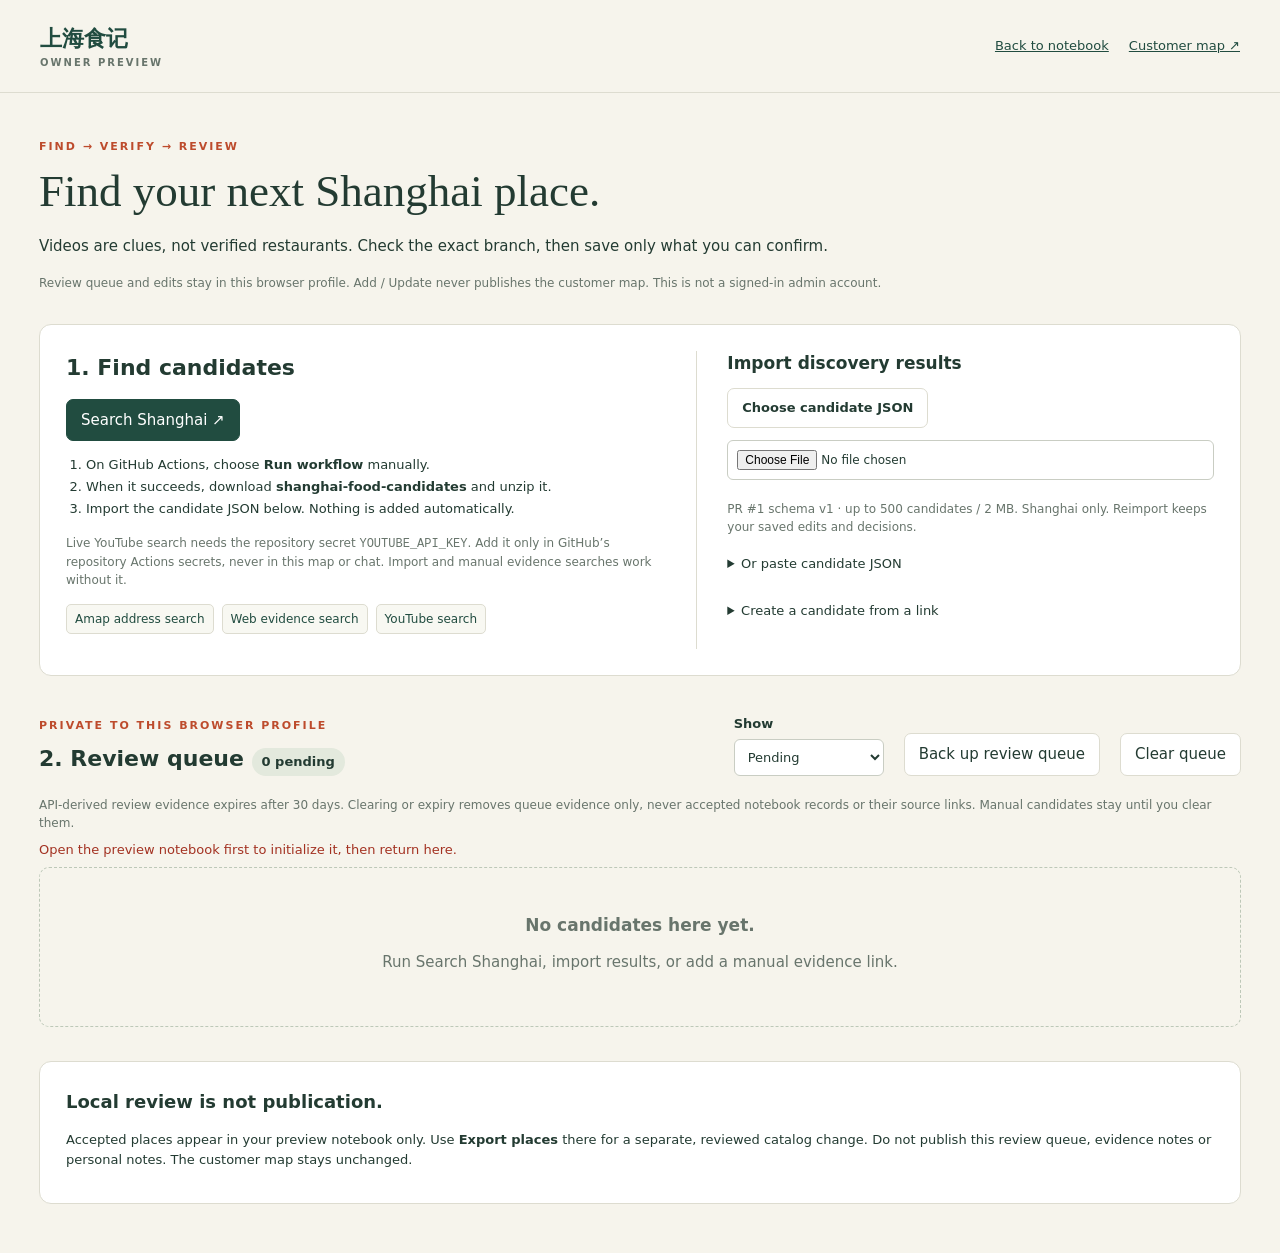
<file: preview/candidates.html>
<!doctype html><html lang="en"><head><meta charset="utf-8"><meta name="viewport" content="width=device-width,initial-scale=1"><meta name="robots" content="noindex,nofollow"><meta name="theme-color" content="#214c40"><title>Find candidates · ShanghaiMap owner preview</title><link rel="stylesheet" href="candidates.css"></head><body>
<header><a class="brand" href="notebook.html">上海食记 <small>OWNER PREVIEW</small></a><nav><a href="notebook.html">Back to notebook</a><a href="./">Customer map ↗</a></nav></header>
<main><section class="intro"><p class="eyebrow">FIND → VERIFY → REVIEW</p><h1>Find your next Shanghai place.</h1><p>Videos are clues, not verified restaurants. Check the exact branch, then save only what you can confirm.</p><p class="privacy">Review queue and edits stay in this browser profile. Add / Update never publishes the customer map. This is not a signed-in admin account.</p></section>
<section class="discovery panel" aria-labelledby="findTitle"><div><h2 id="findTitle">1. Find candidates</h2><a class="button primary" id="searchShanghai" href="https://github.com/BioXAGI/ShanghaiMap/actions/workflows/shanghaimap-preview-discovery.yml" target="_blank" rel="noopener noreferrer">Search Shanghai ↗</a><ol><li>On GitHub Actions, choose <strong>Run workflow</strong> manually.</li><li>When it succeeds, download <strong>shanghai-food-candidates</strong> and unzip it.</li><li>Import the candidate JSON below. Nothing is added automatically.</li></ol><p class="help">Live YouTube search needs the repository secret <code>YOUTUBE_API_KEY</code>. Add it only in GitHub’s repository Actions secrets, never in this map or chat. Import and manual evidence searches work without it.</p><div class="manual-links" id="manualSearch"></div></div><div class="import-area"><h3>Import discovery results</h3><label class="button" for="candidateFile">Choose candidate JSON</label><input id="candidateFile" type="file" accept=".json,application/json"><p class="help">PR #1 schema v1 · up to 500 candidates / 2 MB. Shanghai only. Reimport keeps your saved edits and decisions.</p><details><summary>Or paste candidate JSON</summary><label for="candidateText">JSON, not API credentials</label><textarea id="candidateText" rows="5" maxlength="2000000" placeholder='{"schema_version":1,"mode":"live","candidates":[]}'></textarea><button id="importText" type="button">Import pasted JSON</button></details><details><summary>Create a candidate from a link</summary><form id="manualForm"><label>Evidence URL *<input id="manualUrl" type="url" required maxlength="2000" placeholder="YouTube, TikTok or HTTPS web evidence"></label><label>Restaurant name (optional)<input id="manualName" maxlength="120" placeholder="Leave blank until verified"></label><button type="submit">Add to private review queue</button><p class="help">Adds a clue only, not a restaurant. Review the branch before accepting it.</p></form></details><p id="importStatus" role="status"></p></div></section>
<section class="queue-section" aria-labelledby="queueTitle"><div class="queue-heading"><div><p class="eyebrow">PRIVATE TO THIS BROWSER PROFILE</p><h2 id="queueTitle">2. Review queue <span id="queueCount">0</span></h2></div><label>Show<select id="queueFilter"><option value="pending">Pending</option><option value="all">All decisions</option><option value="added">Added</option><option value="updated">Updated</option><option value="skipped">Skipped</option></select></label><button id="exportQueue" type="button">Back up review queue</button><button id="clearQueue" type="button">Clear queue</button></div><p class="help">API-derived review evidence expires after 30 days. Clearing or expiry removes queue evidence only, never accepted notebook records or their source links. Manual candidates stay until you clear them.</p><p id="storageStatus" role="status"></p><div id="queue" class="queue"></div></section>
<section class="panel publishing"><h2>Local review is not publication.</h2><p>Accepted places appear in your preview notebook only. Use <strong>Export places</strong> there for a separate, reviewed catalog change. Do not publish this review queue, evidence notes or personal notes. The customer map stays unchanged.</p></section></main>
<dialog id="reviewDialog" aria-labelledby="reviewTitle"><form id="reviewForm"><div class="dialog-head"><div><p class="eyebrow">OWNER REVIEW</p><h2 id="reviewTitle">Review candidate</h2></div><button id="closeReview" type="button" aria-label="Close review">✕</button></div><div class="dialog-body"><p id="syntheticWarning" class="warning" hidden>Dry-run / synthetic evidence. For testing only. Add and Update are disabled.</p><section class="evidence"><h3>Evidence, not a restaurant identity</h3><h4 id="evidenceTitle"></h4><p id="evidenceMeta" class="help"></p><p id="evidenceExcerpt"></p><div id="evidenceLinks" class="manual-links"></div><p class="help">Search links below are verification tools, not evidence that a branch exists.</p><div id="branchSearch" class="manual-links"></div></section>
<label>Existing restaurant match<select id="matchSelect"><option value="">Add a new place (no match selected)</option></select></label><p id="matchHint" class="help"></p>
<div class="fields"><label>Restaurant name *<input name="name" required maxlength="120"></label><label>Branch / 店名分店<input name="branch" maxlength="120" placeholder="e.g. 黄河路店"></label><label class="wide">Branch address *<input name="address" required maxlength="240"></label><label class="wide">Short description<textarea name="description" rows="2" maxlength="1000"></textarea></label><label>District<input name="district" maxlength="80"></label><label>Cuisine<input name="cuisine" maxlength="80"></label><label class="wide">Food highlights (one per line)<textarea name="dishes" rows="3" maxlength="4000"></textarea></label><label class="wide">Confirmed YouTube video (optional)<input name="videoUrl" type="url" maxlength="2000"></label><label>Start time (optional)<input name="videoTime" maxlength="12" placeholder="mm:ss"></label><label class="wide">Confirmed TikTok video (optional)<input name="tiktokUrl" type="url" maxlength="2000"></label><label>Latitude (WGS84, optional)<input name="lat" type="number" step="any" min="-90" max="90"></label><label>Longitude (WGS84, optional)<input name="lng" type="number" step="any" min="-180" max="180"></label></div>
<p class="help">Leave missing fields or video sources blank. A video title is never used as the restaurant name. Coordinates from Chinese map services may require conversion.</p><h3>Before / after</h3><div id="comparison" class="comparison"></div><label class="confirmation"><input id="confirmed" type="checkbox"> I checked the exact branch/address and any retained video association. Save these changes only to my local preview notebook.</label><p id="reviewError" role="alert"></p></div><div class="dialog-foot"><button id="skipCandidate" type="button">Skip candidate</button><button id="saveDraft" type="button">Save draft & close</button><button id="applyCandidate" class="primary" type="submit">Add to local notebook</button></div></form></dialog><div id="notice" role="status" aria-live="polite"></div><script src="sources.js"></script><script src="candidates-core.js"></script><script src="candidates.js"></script></body></html>
</file>
<file: preview/candidates.css>
:root{--ink:#233b32;--muted:#68756c;--green:#214c40;--paper:#f6f4ec;--line:#dddcd0;--orange:#bd4b2c}*{box-sizing:border-box}body{margin:0;background:var(--paper);color:var(--ink);font:15px/1.5 system-ui,sans-serif}button,input,textarea,select{font:inherit}button,a,input,textarea,select{outline-offset:3px}button,a.button{cursor:pointer}a{color:var(--green);overflow-wrap:anywhere}button,.button{display:inline-block;border:1px solid var(--line);border-radius:7px;padding:9px 14px;background:white;color:var(--ink);text-decoration:none}button:hover,.button:hover{background:#edeee7}.primary{background:var(--green)!important;color:white!important;border-color:var(--green)}button:disabled{opacity:.45;cursor:not-allowed}header{padding:22px max(24px,calc((100vw - 1200px)/2));border-bottom:1px solid var(--line);display:flex;justify-content:space-between;gap:20px}.brand{font-size:22px;font-weight:750;text-decoration:none}.brand small{display:block;font-size:10px;letter-spacing:2px;color:var(--muted)}nav{display:flex;gap:20px;align-items:center;font-size:13px}main{max-width:1250px;margin:auto;padding:0 24px 50px}.intro{max-width:850px;padding:38px 0 24px}.eyebrow{font-size:11px;letter-spacing:2px;color:var(--orange);font-weight:750}h1{font:500 clamp(32px,4vw,45px)/1.15 Georgia,serif;margin:10px 0 18px}h2{font-size:22px;margin:0 0 15px}h3{font-size:17px;margin:0 0 12px}h4{font-size:16px;margin:8px 0}p{margin:8px 0}.privacy,.help{font-size:12px;color:var(--muted)}.privacy{padding-top:8px}.panel{background:white;border:1px solid var(--line);border-radius:12px;padding:26px}.discovery{display:grid;grid-template-columns:1.15fr 1fr;gap:35px}.discovery ol{padding-left:20px;font-size:13px;line-height:1.7}.manual-links{display:flex;flex-wrap:wrap;gap:8px;margin:15px 0}.manual-links a{font-size:12px;padding:5px 8px;border:1px solid var(--line);border-radius:5px;background:#f8f8f2;text-decoration:none}.import-area{border-left:1px solid var(--line);padding-left:30px}input,textarea,select{width:100%;border:1px solid #c9cdc3;border-radius:6px;padding:9px;color:var(--ink);background:white}label{display:block;font-size:13px;font-weight:600}label input,label textarea,label select{margin-top:5px;font-weight:400}input[type=file]{font-size:12px;margin:12px 0}details{margin-top:18px}summary{cursor:pointer;font-size:13px;margin-bottom:10px}textarea{resize:vertical}.queue-section{margin:34px 0}.queue-heading{display:flex;align-items:end;gap:20px;flex-wrap:wrap;margin-bottom:20px}.queue-heading>div{margin-right:auto}.queue-heading h2{margin:0}.queue-heading h2 span{display:inline-block;font-size:13px;background:#e3e9dd;border-radius:20px;padding:4px 10px}.queue-heading label{width:150px}.queue{display:grid;grid-template-columns:repeat(3,minmax(0,1fr));gap:16px}.candidate{background:white;border:1px solid var(--line);border-radius:10px;padding:20px;min-width:0}.candidate h3{overflow-wrap:anywhere;margin:12px 0}.candidate .title{font-size:13px;color:var(--muted);overflow-wrap:anywhere}.candidate p{font-size:12px}.candidate button{margin-top:12px;width:100%}.tag{display:inline-block;font-size:10px;font-weight:750;text-transform:uppercase;letter-spacing:.6px;background:#eaf0e3;padding:3px 6px;border-radius:4px}.tag.synthetic,.warning{background:#fff1d8;color:#8b4b13}.empty{grid-column:1/-1;text-align:center;border:1px dashed #bdc8b8;border-radius:10px;padding:45px 20px;color:var(--muted)}.publishing{font-size:13px}.publishing h2{font-size:18px}dialog{width:min(1000px,95vw);max-height:94vh;padding:0;border:1px solid var(--line);border-radius:12px;color:var(--ink);background:var(--paper)}dialog::backdrop{background:#152d2766;backdrop-filter:blur(3px)}.dialog-head,.dialog-foot{padding:18px 24px;display:flex;justify-content:space-between;gap:12px;align-items:center;border-bottom:1px solid var(--line)}.dialog-head h2{margin:0}.dialog-head .eyebrow{margin:0 0 4px}.dialog-body{padding:20px 24px}.dialog-foot{border-bottom:0;border-top:1px solid var(--line);justify-content:flex-end;position:sticky;bottom:0;background:var(--paper);flex-wrap:wrap}.dialog-foot button:first-child{margin-right:auto}.evidence{background:white;border-radius:8px;padding:18px;margin-bottom:22px;border:1px solid var(--line)}#evidenceExcerpt{font-size:13px;white-space:pre-wrap;overflow-wrap:anywhere}.warning{padding:12px;border-radius:7px;margin-bottom:15px}.fields{display:grid;grid-template-columns:1fr 1fr;gap:15px;margin:20px 0}.wide{grid-column:1/-1}.comparison{border:1px solid var(--line);border-radius:8px;overflow:hidden;background:white;margin:15px 0 20px}.compare-row{display:grid;grid-template-columns:135px 1fr 1fr;border-top:1px solid var(--line)}.compare-row:first-child{border:0;background:#ebeee5;font-weight:700}.compare-row>div{padding:9px 12px;font-size:12px;overflow-wrap:anywhere;white-space:pre-wrap}.compare-row.changed{background:#fff8e9}.confirmation{display:flex;gap:10px;font-size:13px;align-items:flex-start}.confirmation input{width:auto;margin-top:4px}#reviewError,#storageStatus{color:#a33222;font-size:13px}#notice{position:fixed;left:50%;bottom:20px;transform:translateX(-50%);padding:12px 20px;background:var(--green);color:white;max-width:90vw;border-radius:8px;z-index:5}#notice:empty{display:none}[hidden]{display:none!important}@media(max-width:850px){.discovery{grid-template-columns:1fr;gap:22px}.import-area{border-left:0;border-top:1px solid var(--line);padding:22px 0 0}.queue{grid-template-columns:repeat(2,minmax(0,1fr))}.compare-row{grid-template-columns:90px 1fr 1fr}}@media(max-width:560px){header{padding:16px 18px;align-items:start}nav{display:block;font-size:12px}nav a{display:block;margin:3px 0}main{padding:0 16px 30px}.intro{padding-top:26px}.panel{padding:20px}.queue{grid-template-columns:1fr}.queue-heading{gap:12px}.queue-heading>div{width:100%}.fields{grid-template-columns:1fr}.wide{grid-column:auto}.dialog-head,.dialog-body,.dialog-foot{padding:16px}.dialog-foot button{font-size:12px;padding:8px 10px}.compare-row{grid-template-columns:75px 1fr 1fr}.compare-row>div{padding:7px;font-size:11px}}
</file>
